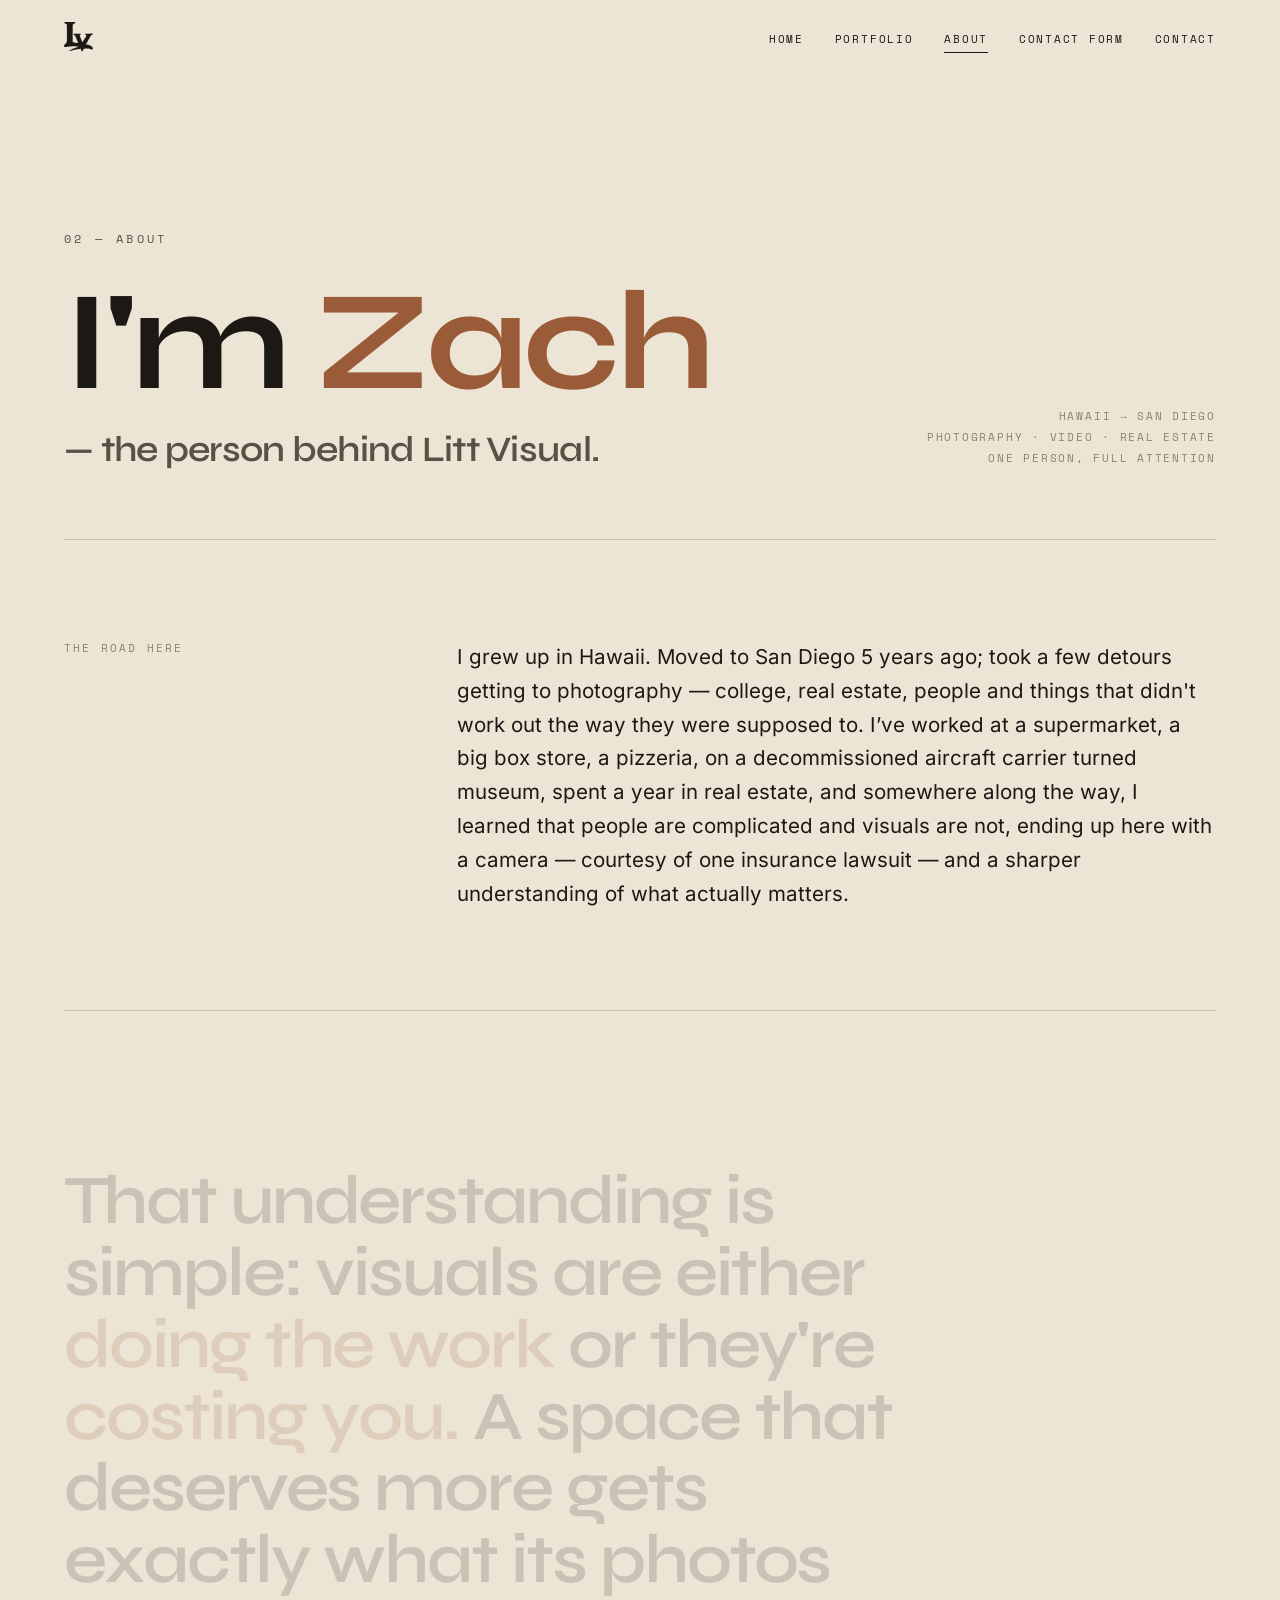
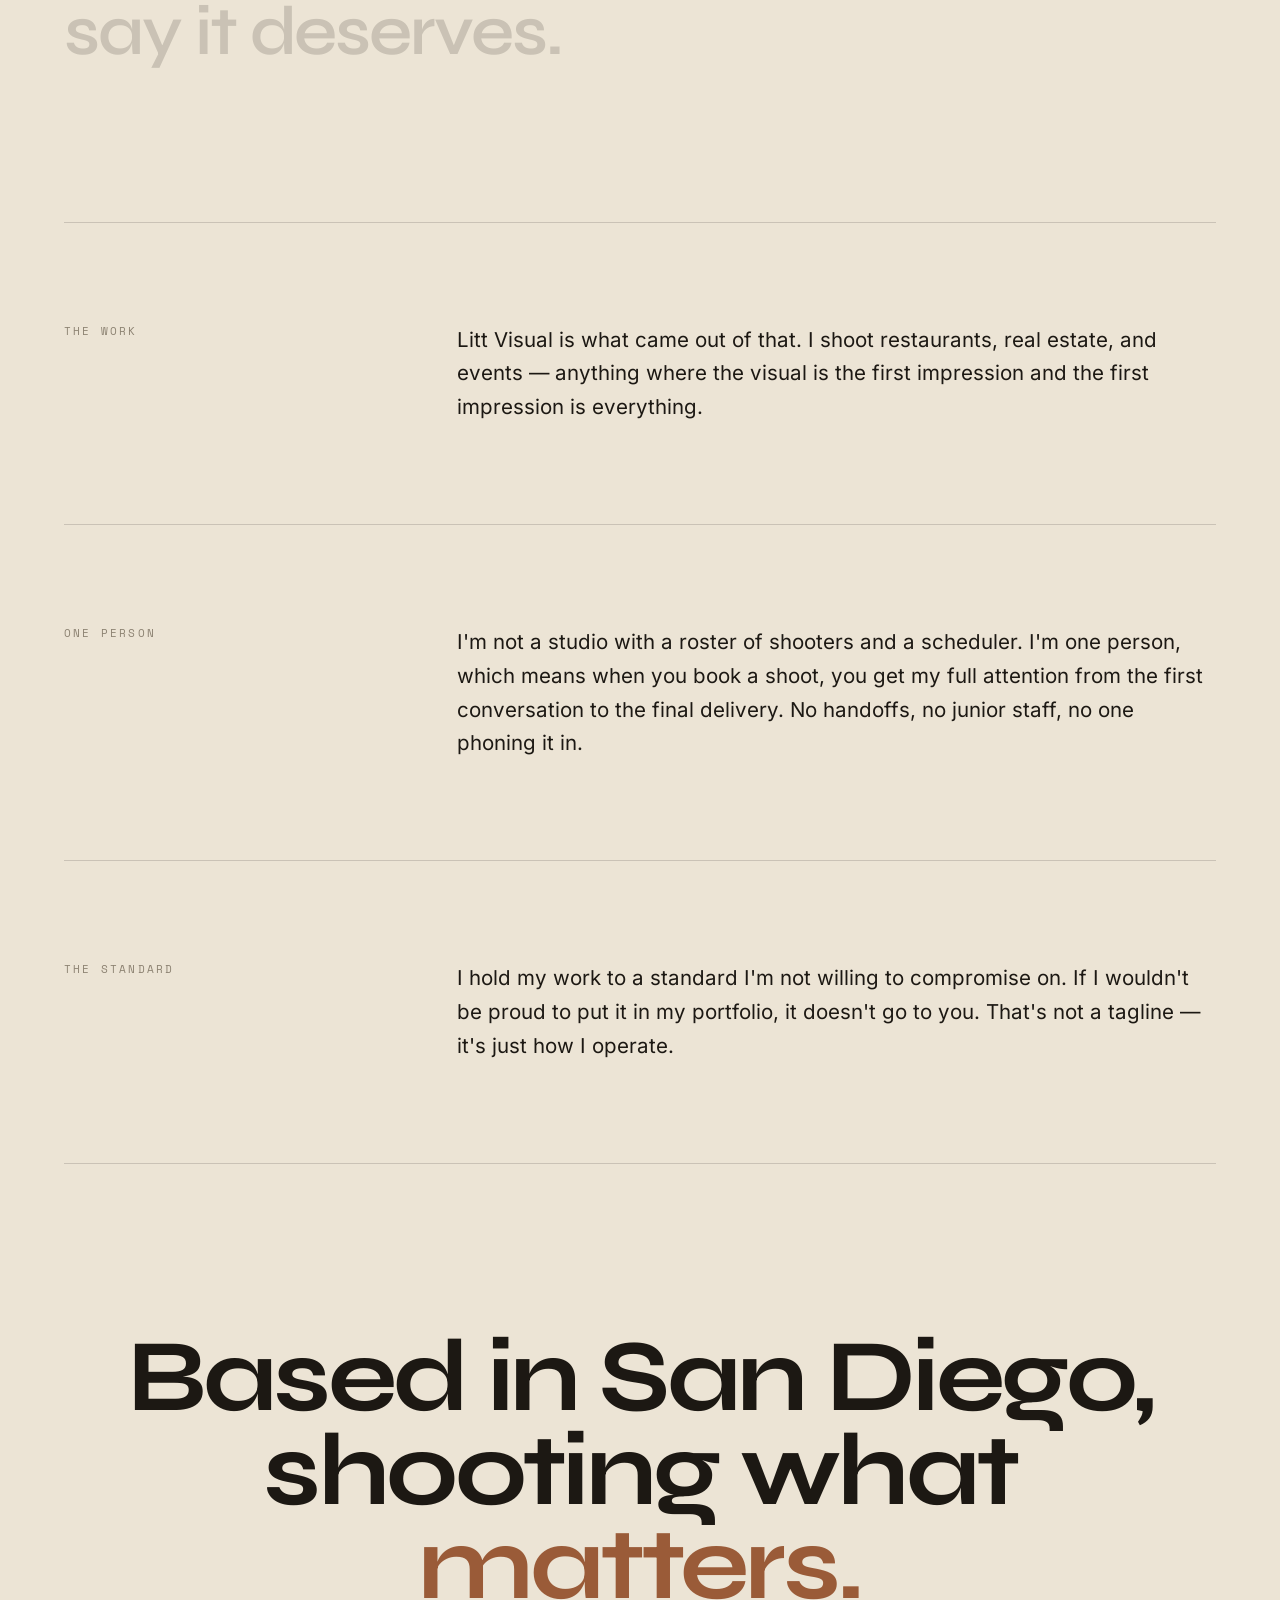
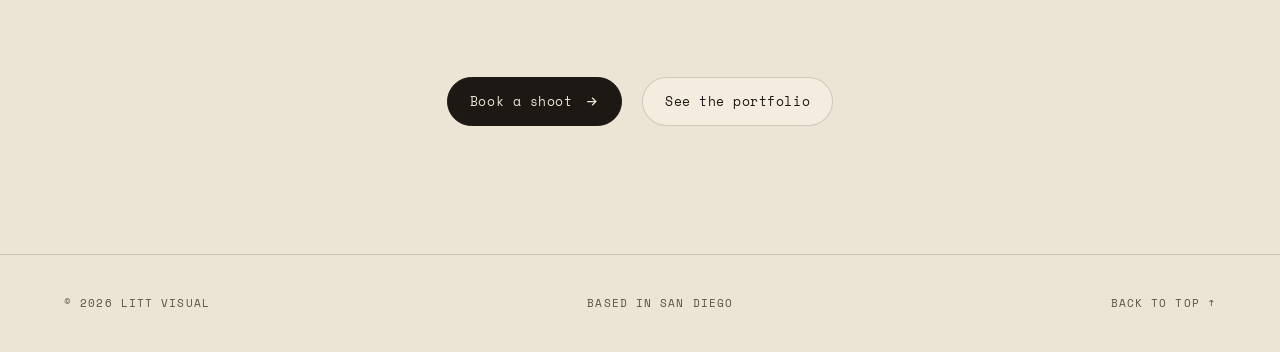
<file: about.html>
<!doctype html>
<html lang="en">
<head>
<meta charset="utf-8">
<meta name="viewport" content="width=device-width, initial-scale=1">
<title>About — Litt Visual</title>
<meta name="description" content="Meet Zach — the person behind Litt Visual. Photography, video and real estate visuals, based in San Diego.">
<link rel="icon" type="image/svg+xml" href="assets/favicon-dark.svg" media="(prefers-color-scheme: dark)">
<link rel="icon" type="image/svg+xml" href="assets/favicon-light.svg" media="(prefers-color-scheme: light)">
<link rel="icon" type="image/svg+xml" href="assets/favicon.svg">
<link rel="stylesheet" href="css/fonts.css?v=20260924b">
<link rel="stylesheet" href="css/style.css?v=20260924b">
</head>
<body id="top" class="page-solid">

<div class="cursor" aria-hidden="true"></div>

<nav>
  <a class="logo" href="index.html" aria-label="Litt Visual — home"><svg class="logo-mark" viewBox="0 0 1200 1246" role="img" aria-hidden="true"><path d="M 19.132 4.750 C 17.103 9.111, 16.945 10.765, 17.211 24.927 L 17.500 40.353 67.500 72.639 C 95 90.396, 118.294 105.899, 119.264 107.090 C 120.943 109.152, 121.013 126.018, 120.726 457.378 L 120.425 805.500 118.231 815.439 C 113.836 835.348, 107.854 849.427, 99.954 858.455 C 97.306 861.481, 76.096 884.707, 52.820 910.068 C 8.199 958.686, 3.975 963.837, 1.366 972.814 C -1.908 984.077, 1.197 1007.274, 7.895 1021.589 C 14.905 1036.570, 22.245 1039.513, 52.500 1039.471 C 76.825 1039.438, 84.793 1038.392, 132.500 1028.968 C 272.863 1001.242, 389.819 997.950, 536.845 1017.588 C 551.335 1019.523, 582.082 1023.517, 605.172 1026.463 C 628.261 1029.409, 647.419 1032.085, 647.743 1032.410 C 648.068 1032.734, 645.671 1033.004, 642.417 1033.010 C 613.948 1033.056, 552.382 1044.913, 504 1059.668 C 438.055 1079.778, 369.403 1111.325, 246 1178.223 C 209.995 1197.742, 206.078 1201.078, 212.099 1207.099 C 217.466 1212.466, 228.368 1209.688, 323 1178.837 C 433.889 1142.685, 541.221 1122.567, 652.886 1117.002 C 675.649 1115.867, 694.366 1115.065, 694.480 1115.220 C 694.594 1115.374, 706.321 1144.638, 720.539 1180.250 C 734.757 1215.862, 746.640 1244.989, 746.945 1244.976 C 747.250 1244.963, 764.096 1215.274, 784.381 1179.002 C 804.666 1142.729, 821.991 1112.835, 822.881 1112.570 C 825.719 1111.726, 842.099 1109.129, 854.500 1107.558 C 922.122 1098.992, 1035.892 1108.375, 1102.500 1128.010 C 1141.826 1139.603, 1145.199 1140.331, 1160 1140.420 C 1172.978 1140.497, 1173.680 1140.394, 1178.151 1137.766 C 1195.848 1127.363, 1204.500 1099.315, 1196.949 1076.830 C 1191.111 1059.443, 1167.086 1029.718, 1143.500 1010.701 C 1099.118 974.916, 1044.751 954.699, 948 938.002 C 931.775 935.202, 916.817 932.593, 914.759 932.205 L 911.018 931.500 1012.259 752.363 L 1113.500 573.226 1136.560 553.317 C 1149.978 541.733, 1167.226 528.033, 1177.810 520.552 L 1196 507.695 1195.985 499.098 C 1195.968 489.089, 1194.815 486.147, 1189.992 483.802 C 1186.727 482.214, 1176.877 482.167, 1038.500 483.081 C 944.993 483.699, 888.586 484.439, 885.301 485.090 C 877.860 486.565, 873.999 491.075, 874.004 498.285 C 874.010 506.418, 875.642 508.091, 899.459 524.374 C 922.457 540.096, 925.730 543.223, 929.208 552.797 C 933.013 563.269, 930.664 575.072, 921.605 591.003 C 907.904 615.100, 764.414 847.585, 763.841 846.615 C 763.479 846.002, 737.716 784.191, 706.591 709.257 C 644.919 560.782, 647.745 568.567, 652.064 559.046 C 655.634 551.177, 676.429 531.175, 691.750 520.873 L 705 511.965 705 505.933 C 705 499.374, 703.304 495.027, 699.783 492.561 C 696.153 490.018, 405.068 490.203, 400.071 492.752 C 394.897 495.390, 392.694 499.077, 392.199 505.931 C 391.467 516.051, 393.693 519.214, 410.370 531.745 C 436.020 551.017, 463.432 572.729, 467.773 577.211 C 471.814 581.383, 475.235 589.594, 530.523 727.811 C 562.685 808.214, 589 874.370, 589 874.825 C 589 875.735, 552.191 871.720, 517 866.972 C 459.324 859.190, 410.684 849.302, 389.065 840.965 C 374.260 835.255, 363.523 824.450, 361.018 812.740 C 360.200 808.912, 359.979 713.485, 360.199 458.655 L 360.500 109.810 414.234 75.155 L 467.967 40.500 467.984 24.210 C 467.998 9.819, 467.764 7.459, 465.980 3.960 L 463.959 0 242.651 0 L 21.342 0 19.132 4.750" fill="currentColor"/></svg></a>
  <ul class="nav-links">
    <li><a href="index.html">Home</a></li>
    <li><a href="index.html#portfolio">Portfolio</a></li>
    <li><a href="about.html" aria-current="page">About</a></li>
    <li><a href="index.html#contact-form">Contact&nbsp;<span class="long">Form</span></a></li>
    <li><a href="index.html#connect">Contact</a></li>
  </ul>
  <button class="nav-toggle" aria-label="Open menu" aria-expanded="false"><span></span><span></span></button>
</nav>

<main>
  <!-- ============ ABOUT : intro ============ -->
  <header class="about-hero">
    <span class="kicker scramble" data-auto>02 — About</span>
    <div class="row">
      <div>
        <h1 class="huge split">I'm <em>Zach</em></h1>
        <p class="sub split-fade" data-auto style="--d:.55s;--step:60ms">— the person behind Litt Visual.</p>
      </div>
      <p class="about-meta reveal">Hawaii → San Diego<br>Photography · Video · Real Estate<br>One person, full attention</p>
    </div>
  </header>

  <div class="about-body">
    <section class="about-block">
      <span class="label scramble">The road here</span>
      <p class="split-fade" style="--step:14ms">I grew up in Hawaii. Moved to San Diego 5 years ago; took a few detours getting to photography — college, real estate, people and things that didn't work out the way they were supposed to. I’ve worked at a supermarket, a big box store, a pizzeria, on a decommissioned aircraft carrier turned museum, spent a year in real estate, and somewhere along the way, I learned that people are complicated and visuals are not, ending up here with a camera — courtesy of one insurance lawsuit — and a sharper understanding of what actually matters.</p>
    </section>

    <section class="about-quote">
      <p class="scrub">That understanding is simple: visuals are either <em>doing the work</em> or they're <em>costing you.</em> A space that deserves more gets exactly what its photos say it deserves.</p>
    </section>

    <section class="about-block">
      <span class="label scramble">The work</span>
      <p class="split-fade" style="--step:22ms">Litt Visual is what came out of that. I shoot restaurants, real estate, and events — anything where the visual is the first impression and the first impression is everything.</p>
    </section>

    <section class="about-block">
      <span class="label scramble">One person</span>
      <p class="split-fade" style="--step:18ms">I'm not a studio with a roster of shooters and a scheduler. I'm one person, which means when you book a shoot, you get my full attention from the first conversation to the final delivery. No handoffs, no junior staff, no one phoning it in.</p>
    </section>

    <section class="about-block">
      <span class="label scramble">The standard</span>
      <p class="split-fade" style="--step:18ms">I hold my work to a standard I'm not willing to compromise on. If I wouldn't be proud to put it in my portfolio, it doesn't go to you. That's not a tagline — it's just how I operate.</p>
    </section>

    <section class="about-close">
      <h2 class="huge split">Based in San Diego, shooting what <em>matters.</em></h2>
      <div class="about-cta reveal">
        <a class="contact-chip primary" href="index.html#contact-form">Book a shoot <svg viewBox="0 0 24 24" fill="none" stroke="currentColor" stroke-width="2"><path d="M5 12h14M13 6l6 6-6 6"/></svg></a>
        <a class="contact-chip" href="index.html#portfolio">See the portfolio</a>
      </div>
    </section>
  </div>
</main>

<footer>
  <div>© <span id="year">2026</span> Litt Visual</div>
  <div>Based in San Diego</div>
  <div><a href="#top">Back to top ↑</a></div>
</footer>

<script src="js/main.js?v=20260924b"></script>
</body>
</html>
</file>
<file: css/fonts.css>
/* Self-hosted fonts — no external requests, works offline & hosted */
@font-face{font-family:"Syne";font-style:normal;font-weight:400 800;font-display:swap;
  src:url("../fonts/syne-latin-wght-normal.woff2") format("woff2")}
@font-face{font-family:"Inter";font-style:normal;font-weight:400 600;font-display:swap;
  src:url("../fonts/inter-latin-wght-normal.woff2") format("woff2")}
@font-face{font-family:"Space Mono";font-style:normal;font-weight:400;font-display:swap;
  src:url("../fonts/space-mono-latin-400-normal.woff2") format("woff2")}
@font-face{font-family:"Space Mono";font-style:normal;font-weight:700;font-display:swap;
  src:url("../fonts/space-mono-latin-700-normal.woff2") format("woff2")}
</file>
<file: css/style.css>
/* ============================================================
   LITT PHOTOGRAPHY — warm cream editorial portfolio
   ============================================================ */

/* ---------- Reset ---------- */
*,*::before,*::after{margin:0;padding:0;box-sizing:border-box}
html{scroll-behavior:smooth}
img{display:block;max-width:100%}
a{color:inherit;text-decoration:none}
button{font:inherit;color:inherit;background:none;border:none}

/* ---------- Design tokens ---------- */
:root{
  --cream:#ece4d5;          /* warm paper */
  --cream-hi:#f3ecdf;       /* lighter panels */
  --cream-lo:#e2d8c4;       /* deeper cream */
  --ink:#1c1813;            /* warm near-black */
  --ink-soft:#5a5145;       /* muted text */
  --ink-faint:#8c8272;      /* captions */
  --line:rgba(28,24,19,.16);
  --accent:#9a5b38;         /* terracotta, used sparingly */
  --display:"Syne","Inter",sans-serif;
  --sans:"Inter",system-ui,sans-serif;
  --mono:"Space Mono","SFMono-Regular",monospace;
  --pad:clamp(20px,5vw,70px);
  --maxw:1500px;
}

/* ---------- Base ---------- */
html,body{background:var(--cream);color:var(--ink)}
body{
  font-family:var(--sans);
  font-size:16px;
  line-height:1.5;
  -webkit-font-smoothing:antialiased;
  overflow-x:hidden;
}
::selection{background:var(--ink);color:var(--cream)}

/* thin scrollbar */
::-webkit-scrollbar{width:10px}
::-webkit-scrollbar-track{background:var(--cream-lo)}
::-webkit-scrollbar-thumb{background:#b7a98f;border:3px solid var(--cream-lo);border-radius:10px}

/* ---------- Custom white-circle cursor ---------- */
@media (hover:hover) and (pointer:fine){
  *{cursor:none}
  .cursor{
    position:fixed;top:0;left:0;
    width:20px;height:20px;
    border-radius:50%;
    background:rgba(255,255,255,.05);
    border:1.5px solid rgba(255,255,255,.62);          /* soft ring, no colour inversion */
    box-shadow:0 0 0 1px rgba(28,24,19,.08), 0 2px 10px rgba(28,24,19,.16); /* keeps it legible on light photos */
    pointer-events:none;
    z-index:99999;
    opacity:0;                            /* hidden until the pointer is on the page */
    transform:translate(-50%,-50%);
    transition:width .3s cubic-bezier(.4,0,.2,1),height .3s cubic-bezier(.4,0,.2,1),
               opacity .4s ease,background .3s ease,border-color .3s ease;
    will-change:transform;
  }
  .cursor.on{opacity:.6}                   /* gentle, non-intrusive presence */
  .cursor.hovering{width:44px;height:44px;background:rgba(255,255,255,.08);border-color:rgba(255,255,255,.85)}
  .cursor.down{width:15px;height:15px;background:rgba(255,255,255,.18)}
}

/* ---------- Type helpers ---------- */
.kicker{
  font-family:var(--mono);
  font-size:12px;letter-spacing:.28em;text-transform:uppercase;
  color:var(--ink-soft);
}
.display{
  font-family:var(--display);
  font-weight:600;
  line-height:.98;
  letter-spacing:-.025em;
}
.display em{font-style:normal;color:var(--accent)}
.huge{
  font-family:var(--display);
  font-weight:700;
  font-size:clamp(3.2rem,11vw,11rem);
  line-height:.92;
  letter-spacing:-.035em;
}
.huge em{font-style:normal;color:var(--accent)}

/* ============================================================
   NAV
   ============================================================ */
nav{
  position:fixed;top:0;left:0;width:100%;
  display:flex;align-items:center;justify-content:space-between;
  padding:22px var(--pad);
  z-index:2000;
  transition:background .4s ease,padding .4s ease,box-shadow .4s ease;
}
nav.scrolled{
  background:rgba(236,228,213,.82);
  backdrop-filter:blur(12px);
  padding:14px var(--pad);
  box-shadow:0 1px 0 var(--line);
}
.logo{
  display:flex;align-items:center;
  color:var(--ink);
}
.logo-mark{height:30px;width:auto;display:block}
@media (max-width:600px){.logo-mark{height:26px}}
.logo span{
  font-family:var(--mono);
  font-size:.62rem;letter-spacing:.24em;text-transform:uppercase;
  color:var(--ink-soft);
  transform:translateY(-1px);
}
.nav-links{display:flex;gap:clamp(16px,2.4vw,40px);list-style:none;align-items:center}
.nav-links a{
  font-family:var(--mono);
  font-size:11px;letter-spacing:.16em;text-transform:uppercase;
  position:relative;padding:4px 0;color:var(--ink);
}
.nav-links a::after{
  content:"";position:absolute;left:0;bottom:-2px;height:1px;width:0;
  background:var(--ink);transition:width .35s cubic-bezier(.6,0,.2,1);
}
.nav-links a:hover::after{width:100%}
.logo{position:relative;z-index:2100}
.nav-toggle{display:none;width:36px;height:32px;position:relative;z-index:2100}
.nav-toggle span{position:absolute;left:5px;right:5px;height:1.6px;background:var(--ink);transition:transform .35s cubic-bezier(.7,0,.2,1),opacity .25s ease}
.nav-toggle span:nth-child(1){top:11px}
.nav-toggle span:nth-child(2){bottom:11px}
body.menu-open .nav-toggle span:nth-child(1){transform:translateY(4px) rotate(45deg)}
body.menu-open .nav-toggle span:nth-child(2){transform:translateY(-4px) rotate(-45deg)}
body.menu-open{overflow:hidden}

/* nav sits over the photo hero at the top → light text; flips to ink once scrolled */
nav:not(.scrolled){text-shadow:0 1px 14px rgba(0,0,0,.28)}
nav:not(.scrolled) .logo,
nav:not(.scrolled) .nav-links a{color:#fff}
nav:not(.scrolled) .logo span{color:rgba(255,255,255,.72)}
nav:not(.scrolled) .nav-links a::after{background:#fff}
nav:not(.scrolled) .nav-toggle span{background:#fff}
/* mobile menu open over the cream overlay → dark controls */
body.menu-open nav .logo,
body.menu-open nav .nav-links a{color:var(--ink);text-shadow:none}
body.menu-open nav .logo span{color:var(--ink-soft)}
body.menu-open .nav-toggle span{background:var(--ink)}

/* ============================================================
   HERO — slow cross-fade slideshow
   ============================================================ */
.hero{
  position:relative;
  height:100vh;height:100svh;
  width:100%;
  overflow:hidden;
  background:#141210;
}
.slideshow{position:absolute;inset:0;z-index:1}
.slideshow .slide{
  position:absolute;inset:0;
  background-size:cover;background-position:center;
  opacity:0;transition:opacity 2200ms ease-in-out;
  will-change:opacity;
}
.slideshow .slide.show{opacity:1}
.hero-scrim{
  position:absolute;inset:0;z-index:2;pointer-events:none;
  background:linear-gradient(180deg,rgba(18,14,10,.46) 0%,rgba(18,14,10,.30) 42%,rgba(18,14,10,.52) 100%);
}
.hero-overlay{
  position:absolute;inset:0;z-index:5;
  display:flex;flex-direction:column;align-items:center;justify-content:center;
  text-align:center;padding:0 24px;pointer-events:none;
}
.hero-overlay .kicker{color:rgba(255,255,255,.82);margin-bottom:22px;opacity:0;animation:rise .9s .2s forwards}
.hero-title{
  font-family:Georgia,"Times New Roman",Times,serif;
  font-weight:700;
  font-style:italic;
  font-size:75px;
  line-height:1.02;letter-spacing:-.02em;
  color:#fff;
  text-shadow:0 2px 30px rgba(0,0,0,.38);
  opacity:0;animation:rise 1s .35s forwards;
}
.hero-sub{
  margin-top:22px;max-width:42ch;
  font-size:clamp(.95rem,1.4vw,1.15rem);color:rgba(255,255,255,.85);
  opacity:0;animation:rise 1s .7s forwards;
}
@keyframes rise{from{opacity:0;transform:translateY(26px)}to{opacity:1;transform:translateY(0)}}
@media (max-width:820px){.hero-title{font-size:58px}}
@media (max-width:520px){.hero-title{font-size:40px}}

.scroll-cue{
  position:absolute;left:0;right:0;bottom:26px;z-index:6;
  display:flex;flex-direction:column;align-items:center;gap:10px;
  font-family:var(--mono);font-size:10px;letter-spacing:.22em;text-transform:uppercase;
  color:rgba(255,255,255,.75);pointer-events:none;
}
.scroll-cue .bar{position:relative;width:1px;height:46px;background:rgba(255,255,255,.35);overflow:hidden}
.scroll-cue .bar::after{
  content:"";position:absolute;top:-50%;left:0;width:100%;height:50%;
  background:#fff;animation:drop 1.9s cubic-bezier(.7,0,.3,1) infinite;
}
@keyframes drop{0%{top:-55%}60%{top:110%}100%{top:110%}}

/* ============================================================
   PORTFOLIO
   ============================================================ */
.portfolio{padding:clamp(70px,10vw,140px) var(--pad) 40px;max-width:var(--maxw);margin:0 auto}
.section-head{
  display:grid;grid-template-columns:1fr;gap:18px;
  margin-bottom:clamp(38px,6vw,74px);
  border-top:1px solid var(--line);padding-top:28px;
}
.section-head .row{display:flex;justify-content:space-between;align-items:flex-end;flex-wrap:wrap;gap:20px}
.section-head h2{font-family:var(--display);font-weight:600;font-size:clamp(2.5rem,7vw,5.6rem);line-height:.95;letter-spacing:-.035em}
.section-head h2 em{font-style:normal;color:var(--accent)}
.section-head p{max-width:44ch;color:var(--ink-soft);font-size:1rem}
.section-head .meta{font-family:var(--mono);font-size:11px;letter-spacing:.16em;text-transform:uppercase;color:var(--ink-faint);text-align:right}

/* masonry: JS builds balanced flex columns (.mcol); CSS columns are the
   no-JS fallback so every photo still shows in full, uncropped. */
.masonry{column-count:4;column-gap:20px}
@media (max-width:1200px){.masonry{column-count:3}}
@media (max-width:820px){.masonry{column-count:2}}
@media (max-width:520px){.masonry{column-count:1}}
.masonry .mcol{min-width:0}

figure.tile{
  position:relative;break-inside:avoid;margin:0 0 20px;
  overflow:hidden;background:var(--cream-lo);
  opacity:0;transform:translateY(30px);
  transition:opacity .9s cubic-bezier(.5,0,.2,1),transform .9s cubic-bezier(.5,0,.2,1);
}
figure.tile.in{opacity:1;transform:none}
figure.tile img{
  width:100%;height:auto;
  transition:transform .9s cubic-bezier(.4,0,.2,1),filter .9s ease;
  will-change:transform;
}
figure.tile:hover img{transform:scale(1.045)}
figure.tile .cap{
  position:absolute;inset:auto 0 0 0;z-index:2;
  display:flex;justify-content:space-between;align-items:flex-end;gap:12px;
  padding:16px;
  background:linear-gradient(to top,rgba(20,16,11,.62),rgba(20,16,11,0));
  color:var(--cream-hi);
  opacity:0;transform:translateY(8px);
  transition:opacity .5s ease,transform .5s ease;
  pointer-events:none;
}
figure.tile:hover .cap{opacity:1;transform:none}
.cap .t{font-family:var(--display);font-weight:600;font-size:1.02rem;line-height:1.12;letter-spacing:-.01em}
.cap .n{font-family:var(--mono);font-size:11px;letter-spacing:.12em;opacity:.85;white-space:nowrap}
figure.tile .idx{
  position:absolute;top:14px;left:14px;z-index:2;
  font-family:var(--mono);font-size:11px;letter-spacing:.1em;
  color:var(--cream-hi);
  mix-blend-mode:difference;
  opacity:.9;
}

/* ============================================================
   MARQUEE
   ============================================================ */
.marquee{
  overflow:hidden;white-space:nowrap;
  border-top:1px solid var(--line);border-bottom:1px solid var(--line);
  padding:26px 0;margin-top:40px;
}
.marquee .track{display:inline-block;animation:scroll-x 28s linear infinite}
.marquee span{
  font-family:var(--display);font-style:normal;font-weight:600;
  font-size:clamp(1.8rem,4.6vw,3.6rem);letter-spacing:-.02em;
  color:var(--ink);opacity:.9;
}
.marquee span .dot{color:var(--accent);font-style:normal;padding:0 .35em}
@keyframes scroll-x{from{transform:translateX(0)}to{transform:translateX(-50%)}}

/* ============================================================
   CONNECT
   ============================================================ */
.connect{padding:clamp(80px,12vw,160px) var(--pad) 0;max-width:var(--maxw);margin:0 auto;text-align:center}
.connect .kicker{display:inline-block;margin-bottom:26px}
.connect h2{margin:0 auto}
.connect .lead{max-width:48ch;margin:30px auto 0;color:var(--ink-soft);font-size:clamp(1rem,1.5vw,1.2rem)}
.connect-bar{
  margin:clamp(44px,7vw,80px) auto 0;
  display:flex;flex-wrap:wrap;align-items:center;justify-content:center;gap:14px 22px;
}
.contact-chip{
  display:inline-flex;align-items:center;gap:12px;
  padding:14px 22px;border:1px solid var(--line);border-radius:100px;
  font-family:var(--mono);font-size:13px;letter-spacing:.04em;
  background:var(--cream-hi);
  transition:transform .3s ease,background .3s ease,color .3s ease,border-color .3s ease;
}
.contact-chip svg{width:17px;height:17px;flex:none}
.contact-chip:hover{transform:translateY(-3px);background:var(--ink);color:var(--cream);border-color:var(--ink)}
.contact-chip.primary{background:var(--ink);color:var(--cream);border-color:var(--ink)}
.contact-chip.primary:hover{background:var(--accent);border-color:var(--accent);color:#fff}
.socials{display:flex;gap:12px;justify-content:center;margin:36px 0 0}
.socials a{
  width:52px;height:52px;border-radius:50%;
  display:grid;place-items:center;
  border:1px solid var(--line);background:var(--cream-hi);
  transition:transform .3s ease,background .3s ease,color .3s ease,border-color .3s ease;
}
.socials a svg{width:20px;height:20px}
.socials a:hover{transform:translateY(-4px) rotate(6deg);background:var(--accent);color:#fff;border-color:var(--accent)}

/* ============================================================
   CONTACT FORM
   ============================================================ */
.contact-form-section{padding:clamp(70px,10vw,150px) var(--pad) clamp(60px,8vw,120px);max-width:1040px;margin:0 auto}
.form-head{text-align:center;margin-bottom:clamp(40px,6vw,70px)}
.form-head h3{font-family:var(--display);font-weight:600;font-size:clamp(2.1rem,5vw,3.7rem);line-height:.98;letter-spacing:-.03em}
.form-head h3 em{font-style:normal;color:var(--accent)}
.form-head p{margin-top:16px;color:var(--ink-soft)}
form.contact{display:grid;grid-template-columns:1fr 1fr;gap:26px 30px}
.field{position:relative;display:flex;flex-direction:column}
.field.full{grid-column:1 / -1}
.field label{
  font-family:var(--mono);font-size:11px;letter-spacing:.14em;text-transform:uppercase;
  color:var(--ink-soft);margin-bottom:10px;
}
.field input,.field textarea,.field select{
  width:100%;background:transparent;
  border:none;border-bottom:1px solid var(--line);
  padding:10px 2px;font-family:var(--sans);font-size:1.05rem;color:var(--ink);
  transition:border-color .35s ease;
}
.field textarea{resize:vertical;min-height:120px}
.field input:focus,.field textarea:focus,.field select:focus{outline:none;border-bottom-color:var(--ink)}
.field input::placeholder,.field textarea::placeholder{color:var(--ink-faint)}
.form-foot{grid-column:1 / -1;display:flex;justify-content:space-between;align-items:center;flex-wrap:wrap;gap:20px;margin-top:6px}
.form-note{font-family:var(--mono);font-size:11px;letter-spacing:.06em;color:var(--ink-faint);max-width:40ch}
.btn-submit{
  display:inline-flex;align-items:center;gap:14px;
  padding:16px 34px;border-radius:100px;
  background:var(--ink);color:var(--cream);
  font-family:var(--mono);font-size:12px;letter-spacing:.18em;text-transform:uppercase;
  transition:transform .3s ease,background .3s ease;
}
.btn-submit:hover{transform:translateY(-3px);background:var(--accent)}
.btn-submit svg{width:16px;height:16px;transition:transform .3s ease}
.btn-submit:hover svg{transform:translate(4px,-4px)}
.form-status{grid-column:1/-1;font-family:var(--mono);font-size:13px;letter-spacing:.04em;min-height:1em}
.form-status.ok{color:#3f6d3f}
.form-status.err{color:#a1442f}

/* ============================================================
   FOOTER
   ============================================================ */
footer{
  border-top:1px solid var(--line);
  padding:40px var(--pad);
  display:flex;justify-content:space-between;align-items:center;flex-wrap:wrap;gap:14px;
  font-family:var(--mono);font-size:11px;letter-spacing:.1em;text-transform:uppercase;color:var(--ink-soft);
}
footer a:hover{color:var(--accent)}

/* ============================================================
   LIGHTBOX
   ============================================================ */
.lightbox{
  position:fixed;inset:0;z-index:9000;
  display:flex;align-items:center;justify-content:center;
  background:rgba(24,20,15,.94);
  opacity:0;visibility:hidden;transition:opacity .4s ease,visibility .4s ease;
  padding:5vh 5vw;
}
.lightbox.open{opacity:1;visibility:visible}
.lightbox img{position:relative;z-index:1;max-width:100%;max-height:90vh;width:auto;height:auto;box-shadow:0 30px 80px rgba(0,0,0,.5)}
.lightbox .lb-cap{
  position:absolute;left:0;right:0;bottom:22px;z-index:3;text-align:center;
  font-family:var(--mono);font-size:12px;letter-spacing:.14em;text-transform:uppercase;color:rgba(236,228,213,.7);
}
.lightbox .lb-close,.lightbox .lb-nav{
  position:absolute;z-index:4;color:var(--cream);opacity:.8;
  transition:opacity .3s ease,transform .3s ease,background .3s ease;
}
.lightbox .lb-close{top:20px;right:24px;font-family:var(--mono);font-size:12px;letter-spacing:.14em;padding:10px 14px}
.lightbox .lb-nav{
  top:50%;transform:translateY(-50%);
  width:64px;height:64px;display:grid;place-items:center;border-radius:50%;
  font-family:var(--display);font-size:2.4rem;line-height:1;
}
.lightbox .lb-prev{left:10px}
.lightbox .lb-next{right:10px}
.lightbox .lb-close:hover{opacity:1}
.lightbox .lb-nav:hover{opacity:1;background:rgba(255,255,255,.14)}
.lightbox .lb-next:hover{transform:translateY(-50%) translateX(4px)}
.lightbox .lb-prev:hover{transform:translateY(-50%) translateX(-4px)}
@media (max-width:600px){
  .lightbox .lb-nav{width:52px;height:52px;font-size:2rem}
  .lightbox .lb-prev{left:2px}.lightbox .lb-next{right:2px}
}

/* ============================================================
   REVEAL
   ============================================================ */
.reveal{opacity:0;transform:translateY(34px);transition:opacity 1s cubic-bezier(.5,0,.2,1),transform 1s cubic-bezier(.5,0,.2,1)}
.reveal.in{opacity:1;transform:none}

/* ============================================================
   RESPONSIVE
   ============================================================ */
@media (max-width:820px){
  form.contact{grid-template-columns:1fr}
  .nav-toggle{display:block}
  nav.scrolled{background:rgba(236,228,213,.9)}
  .nav-links{
    position:fixed;inset:0;height:100vh;height:100svh;
    background:var(--cream);
    flex-direction:column;justify-content:center;align-items:center;gap:26px;
    transform:translateY(-100%);transition:transform .55s cubic-bezier(.7,0,.2,1);
    z-index:2050;
  }
  body.menu-open .nav-links{transform:none}
  .nav-links a{font-family:var(--display);font-weight:600;font-size:1.9rem;letter-spacing:-.02em;text-transform:none}
  .nav-links a::after{display:none}
  .nav-links a span.long{display:inline}
}
@media (max-width:600px){
  footer{flex-direction:column;align-items:flex-start;gap:10px}
}

/* touch / no-hover: restore native cursor, calm motion */
@media (hover:none),(pointer:coarse){
  .cursor{display:none}
  *{cursor:auto}
}
@media (prefers-reduced-motion:reduce){
  *{animation-duration:.001ms!important;animation-iteration-count:1!important;transition-duration:.001ms!important;scroll-behavior:auto}
  .marquee .track{animation:none}
}

/* ============================================================
   TEXT ANIMATIONS
   ============================================================ */
.sr-only{position:absolute;width:1px;height:1px;margin:-1px;overflow:hidden;clip:rect(0 0 0 0);white-space:nowrap;border:0}
.w{display:inline-block}
.wi{display:inline-block}

/* masked word rise — headings (.split) */
.split .w{overflow:hidden;vertical-align:top;padding:0 .05em .14em;margin:0 -.05em -.14em}
.split .wi{
  transform:translateY(110%) rotate(3deg);transform-origin:0 100%;
  transition:transform 1.05s cubic-bezier(.2,.8,.2,1);
  transition-delay:calc(var(--i) * 70ms);
}
.split.in .wi,.in .split .wi{transform:none}

/* soft blur-in, word by word — body copy (.split-fade) */
.split-fade .wi{
  opacity:0;filter:blur(6px);transform:translateY(.35em);
  transition:opacity .8s ease,filter .8s ease,transform .8s cubic-bezier(.2,.8,.2,1);
  transition-delay:calc(var(--d,0s) + var(--i) * var(--step,38ms));
}
.split-fade.in .wi{opacity:1;filter:blur(0);transform:none}
.hero-sub.is-split{opacity:1;animation:none}

/* hero title — letters drop in from a blur */
.hero-title.is-split{opacity:1;animation:none}
.hero-title .ch{
  display:inline-block;opacity:0;
  transform:translateY(.45em) rotate(6deg);filter:blur(12px);
  animation:charIn 1.15s cubic-bezier(.2,.8,.2,1) forwards;
  animation-delay:calc(.4s + var(--i) * 60ms);
}
@keyframes charIn{to{opacity:1;transform:none;filter:blur(0)}}

/* scroll-scrubbed highlight — words light up as you scroll (.scrub) */
.scrub .wi{opacity:.16;transition:opacity .4s ease}
.scrub .wi.lit{opacity:1}

@media (prefers-reduced-motion:reduce){
  .split .wi,.split-fade .wi,.hero-title .ch,.scrub .wi{
    transition:none!important;animation:none!important;
    opacity:1!important;transform:none!important;filter:none!important;
  }
}

/* ============================================================
   ABOUT PAGE
   ============================================================ */
.nav-links a[aria-current="page"]::after{width:100%}
/* no photo hero behind the nav on this page → keep it ink from the start */
body.page-solid nav:not(.scrolled){text-shadow:none}
body.page-solid nav:not(.scrolled) .logo,
body.page-solid nav:not(.scrolled) .nav-links a{color:var(--ink)}
body.page-solid nav:not(.scrolled) .nav-links a::after{background:var(--ink)}
body.page-solid nav:not(.scrolled) .nav-toggle span{background:var(--ink)}

.about-hero{max-width:var(--maxw);margin:0 auto;padding:clamp(140px,18vw,230px) var(--pad) 0}
.about-hero .kicker{display:block;margin-bottom:30px}
.about-hero .row{
  display:flex;justify-content:space-between;align-items:flex-end;flex-wrap:wrap;gap:30px;
  padding-bottom:clamp(40px,6vw,70px);border-bottom:1px solid var(--line);
}
.about-hero .sub{
  margin-top:22px;font-family:var(--display);font-weight:600;
  font-size:clamp(1.3rem,2.8vw,2.3rem);line-height:1.1;letter-spacing:-.02em;color:var(--ink-soft);
}
.about-meta{font-family:var(--mono);font-size:11px;letter-spacing:.16em;text-transform:uppercase;color:var(--ink-faint);text-align:right;line-height:1.9}

.about-body{max-width:var(--maxw);margin:0 auto;padding:0 var(--pad)}
.about-block{
  display:grid;grid-template-columns:minmax(140px,1fr) 2.4fr;gap:20px clamp(30px,6vw,110px);
  padding:clamp(56px,8vw,100px) 0;border-bottom:1px solid var(--line);
}
.about-block .label{
  font-family:var(--mono);font-size:11px;letter-spacing:.2em;text-transform:uppercase;color:var(--ink-faint);
  position:sticky;top:110px;align-self:start;
}
.about-block p{font-size:clamp(1.08rem,1.6vw,1.38rem);line-height:1.65;max-width:38em}

.about-quote{padding:clamp(80px,12vw,170px) 0;border-bottom:1px solid var(--line)}
.about-quote p{
  font-family:var(--display);font-weight:600;
  font-size:clamp(2rem,5.4vw,4.8rem);line-height:1.04;letter-spacing:-.03em;max-width:19ch;
}
.about-quote em{font-style:normal;color:var(--accent)}

.about-close{padding:clamp(90px,13vw,180px) 0 clamp(80px,10vw,130px);text-align:center}
.about-close .huge{font-size:clamp(2.6rem,8vw,7.6rem);max-width:14ch;margin:0 auto}
.about-cta{display:flex;flex-wrap:wrap;gap:14px 20px;justify-content:center;margin-top:clamp(40px,6vw,64px)}
.about-cta .contact-chip svg{width:15px;height:15px}

@media (max-width:820px){
  .about-block{grid-template-columns:1fr}
  .about-block .label{position:static}
  .about-meta{text-align:left}
}

/* ============================================================
   SITE BANNER — full-bleed sign-off above the footer
   ============================================================ */
.site-banner{
  position:relative;width:100%;overflow:hidden;
  background:#07050a;                         /* matches the banner's night sky */
  margin-top:clamp(20px,4vw,50px);
}
/* cream page dissolves into the dark image instead of a hard edge */
.site-banner::before{
  content:"";position:absolute;inset:0 0 auto 0;height:26%;z-index:2;pointer-events:none;
  background:linear-gradient(180deg,var(--cream) 0%,rgba(236,228,213,.5) 40%,rgba(236,228,213,0) 100%);
}
.site-banner picture{display:block}
.site-banner img{
  width:100%;height:auto;aspect-ratio:3/1;object-fit:cover;object-position:50% 50%;
  transform:scale(1.06);opacity:0;
  transition:transform 1.8s cubic-bezier(.2,.8,.2,1),opacity 1.2s ease;
}
.site-banner.in img{transform:none;opacity:1}
@media (max-width:600px){
  .site-banner img{aspect-ratio:auto;height:230px}   /* keep the logo + tagline legible on phones */
}
/* footer continues the banner's dark tone so the bottom reads as one piece */
.site-banner + footer,main:has(> .site-banner:last-child) + footer{
  background:#07050a;border-top:1px solid rgba(255,255,255,.08);color:rgba(236,228,213,.62);
}
.site-banner + footer a:hover,main:has(> .site-banner:last-child) + footer a:hover{color:#ff3d9a}
@media (prefers-reduced-motion:reduce){.site-banner img{transform:none;opacity:1}}
</file>
